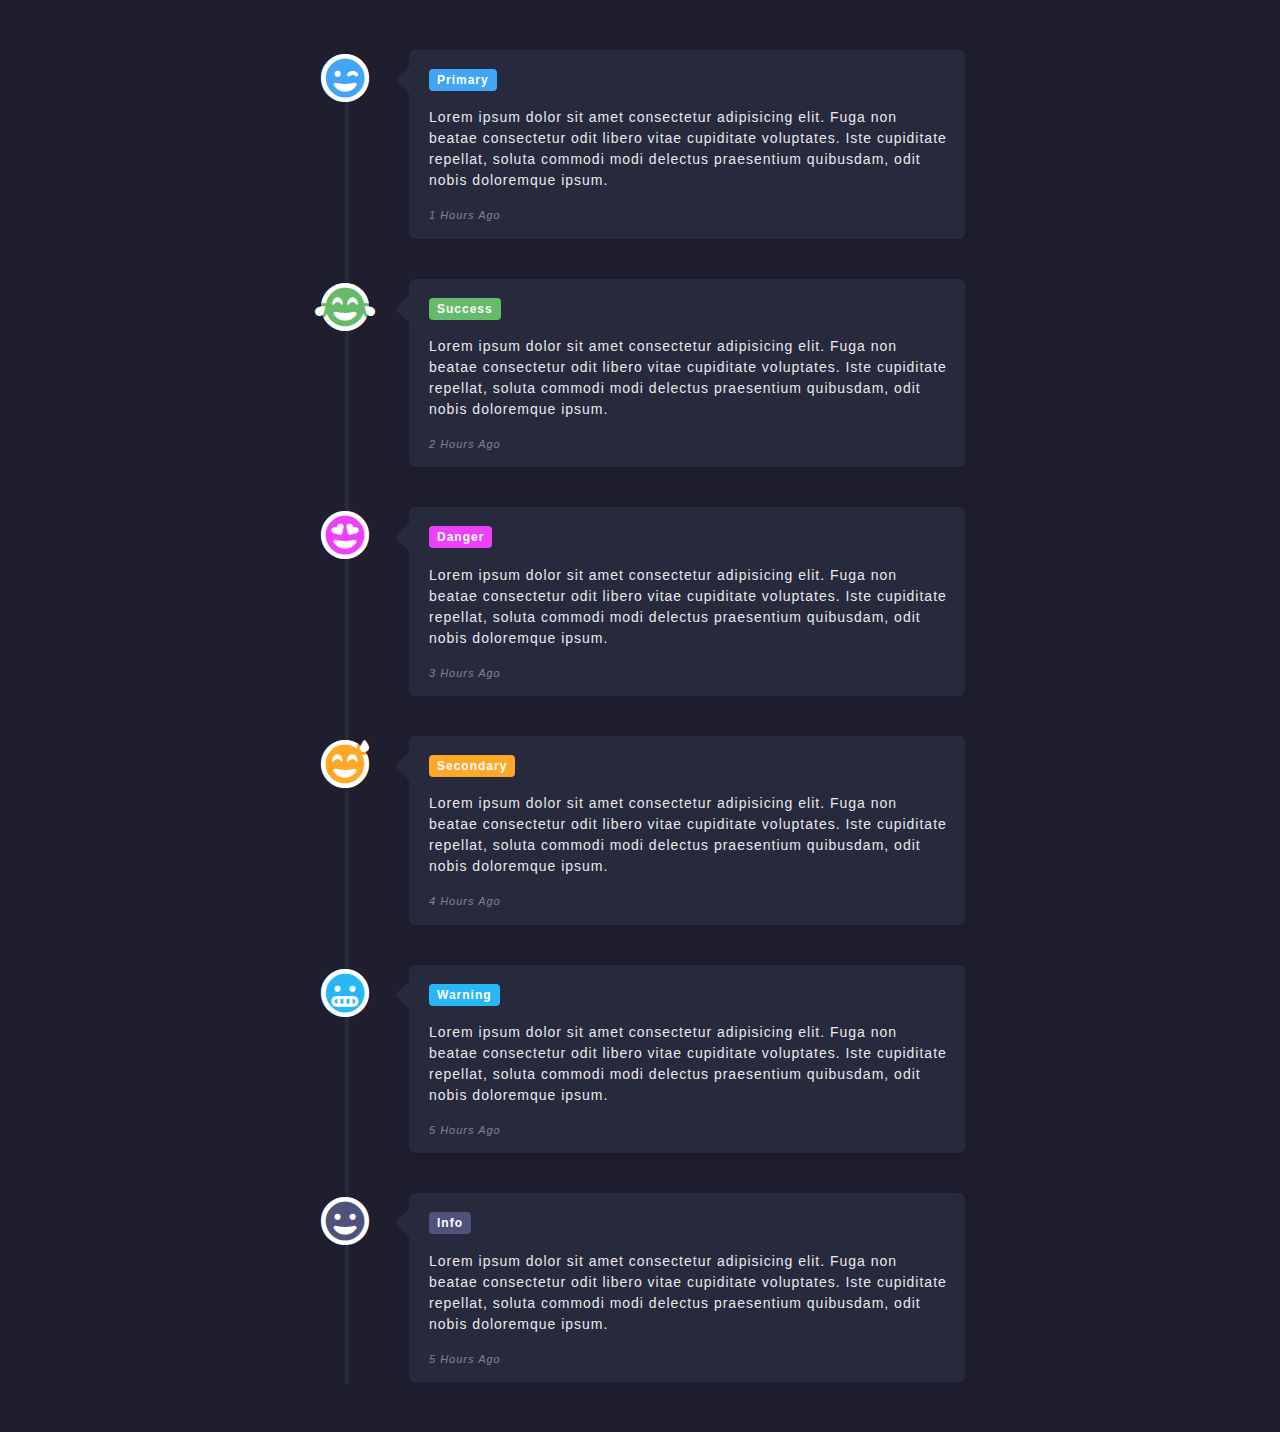
<file: index.html>
<!DOCTYPE html>
<html lang="en">

	<head>
		<meta charset="UTF-8">
		<meta name="viewport" content="width=device-width, initial-scale=1.0">
		<title>Modern Timeline | lcdiniz</title>
		<link rel="stylesheet" href="https://cdnjs.cloudflare.com/ajax/libs/font-awesome/6.4.0/css/all.min.css">
		<link rel="stylesheet" href="style.css">
		<script src="app.js"></script>
	</head>

	<body>

		<div class="container">
			<div class="timeline">
				<div class="timeline-box" id="primary">
					<div class="icon">
						<i class="far fa-grin-wink"></i>
					</div>
					<div class="timeline-body">
						<h4 class="header"><span class="badge">Primary</span></h4>
						<p>Lorem ipsum dolor sit amet consectetur adipisicing elit. Fuga non beatae consectetur odit libero vitae cupiditate voluptates. Iste cupiditate repellat, soluta commodi modi delectus praesentium quibusdam, odit nobis doloremque ipsum.</p>
						<p class="time">1 Hours Ago</p>
					</div>
				</div>

				<div class="timeline-box" id="success">
					<div class="icon">
						<i class="far fa-grin-tears"></i>
					</div>
					<div class="timeline-body">
						<h4 class="header"><span class="badge">Success</span></h4>
						<p>Lorem ipsum dolor sit amet consectetur adipisicing elit. Fuga non beatae consectetur odit libero vitae cupiditate voluptates. Iste cupiditate repellat, soluta commodi modi delectus praesentium quibusdam, odit nobis doloremque ipsum.</p>
						<p class="time">2 Hours Ago</p>
					</div>
				</div>

				<div class="timeline-box" id="danger">
					<div class="icon">
						<i class="far fa-grin-hearts"></i>
					</div>
					<div class="timeline-body">
						<h4 class="header"><span class="badge">Danger</span></h4>
						<p>Lorem ipsum dolor sit amet consectetur adipisicing elit. Fuga non beatae consectetur odit libero vitae cupiditate voluptates. Iste cupiditate repellat, soluta commodi modi delectus praesentium quibusdam, odit nobis doloremque ipsum.</p>
						<p class="time">3 Hours Ago</p>
					</div>
				</div>

				<div class="timeline-box" id="secondary">
					<div class="icon">
						<i class="far fa-grin-beam-sweat"></i>
					</div>
					<div class="timeline-body">
						<h4 class="header"><span class="badge">Secondary</span></h4>
						<p>Lorem ipsum dolor sit amet consectetur adipisicing elit. Fuga non beatae consectetur odit libero vitae cupiditate voluptates. Iste cupiditate repellat, soluta commodi modi delectus praesentium quibusdam, odit nobis doloremque ipsum.</p>
						<p class="time">4 Hours Ago</p>
					</div>
				</div>

				<div class="timeline-box" id="warning">
					<div class="icon">
						<i class="far fa-grimace"></i>
					</div>
					<div class="timeline-body">
						<h4 class="header"><span class="badge">Warning</span></h4>
						<p>Lorem ipsum dolor sit amet consectetur adipisicing elit. Fuga non beatae consectetur odit libero vitae cupiditate voluptates. Iste cupiditate repellat, soluta commodi modi delectus praesentium quibusdam, odit nobis doloremque ipsum.</p>
						<p class="time">5 Hours Ago</p>
					</div>
				</div>

				<div class="timeline-box" id="info">
					<div class="icon">
						<i class="far fa-grin"></i>
					</div>
					<div class="timeline-body">
						<h4 class="header"><span class="badge">Info</span></h4>
						<p>Lorem ipsum dolor sit amet consectetur adipisicing elit. Fuga non beatae consectetur odit libero vitae cupiditate voluptates. Iste cupiditate repellat, soluta commodi modi delectus praesentium quibusdam, odit nobis doloremque ipsum.</p>
						<p class="time">5 Hours Ago</p>
					</div>
				</div>

			</div>
		</div>

	</body>

</html>
</file>
<file: style.css>
* {
	margin: 0;
	padding: 0;
	box-sizing: border-box;
}

body {
	font-family: sans-serif;
	background-color: #1e1e2f;
	letter-spacing: 1px;
}

.container {
	max-width: 650px;
	margin: 50px auto;
}

p {
	font-weight: 300;
	line-height: 1.5;
	font-size: 14px;
	opacity: 0.9;
}

.timeline {
	position: relative;
	padding-left: 4rem;
	margin: 0 0 0 30px;
	color: #fff;
}

.timeline::before {
	content: "";
	width: 4px;
	height: 99%;
	position: absolute;
	background-color: #27293d;
	left: 0;
	top: 15px;
}

.timeline .timeline-box {
	position: relative;
	margin-bottom: 2.5rem;
}

.timeline .timeline-box .icon {
	position: absolute;
	left: -88px;
	top: 4px;
	width: 48px;
	height: 48px;
	background-color: #4f537b;
	border-radius: 50%;
	font-size: 3rem;
	text-align: center;
}


.timeline .timeline-box .icon i {
	display: flex;
	align-items: center;
	justify-content: center;
}

.timeline .timeline-box .icon img {
	display: flex;
	align-items: center;
	justify-content: center;
	width: 45px;
	border-radius: 50%;
}

.timeline .timeline-box .timeline-body {
background-color: #27293d;
border-radius: 6px;
padding: 20px 18px 15px 20px;
box-shadow: 1px 3px 9px rgba(0, 0, 0, 0.1);
cursor: pointer;
transition: all 0.5s ease;
}

.timeline .timeline-box .timeline-body:hover {
	box-shadow: 1pc 3px 20px rgba(0, 0, 0, 0.6);
}

.timeline .timeline-box .timeline-body::before {
	content: "";
	background-color: inherit;
	width: 20px;
	height: 20px;
	display: block;
	position: absolute;
	left: -10px;
	transform: rotate(45deg);
	border-radius:  0 0 0 3px;
}

.timeline .timeline-box .timeline-body .header {
	margin-bottom: 1.2rem;
}

.timeline .timeline-box .timeline-body .header .badge {
	background-color: #4f537b;
	padding:  4px 8px;
	font-size: 12px;
	border-radius: 4px;
	font-weight: bold;
}

.timeline .timeline-box .timeline-body .header-box {
	margin-bottom: 20px;
}

.timeline .timeline-box .timeline-body .header-box #username {
	font-size: 12px;
	opacity: 0.7;
}

.timeline .timeline-box .timeline-body .header-box h4 {
	display: inline;
}

.timeline .timeline-box .timeline-body .time {
	font-weight: 300;
	font-style: italic;
	opacity: 0.4;
	margin-top: 16px;
	font-size: 11px;
}

#primary .badge, #primary .icon {
	background-color: #42a5f5;
}

#success .badge, #success .icon {
	background-color: #66bb6a;
}

#danger .badge, #danger .icon {
	background-color: #ec40fa;
}

#secondary .badge, #secondary .icon {
	background-color: #ffa726;
}

#warning .badge, #warning .icon {
	background-color: #29b6f6;
}
</file>
